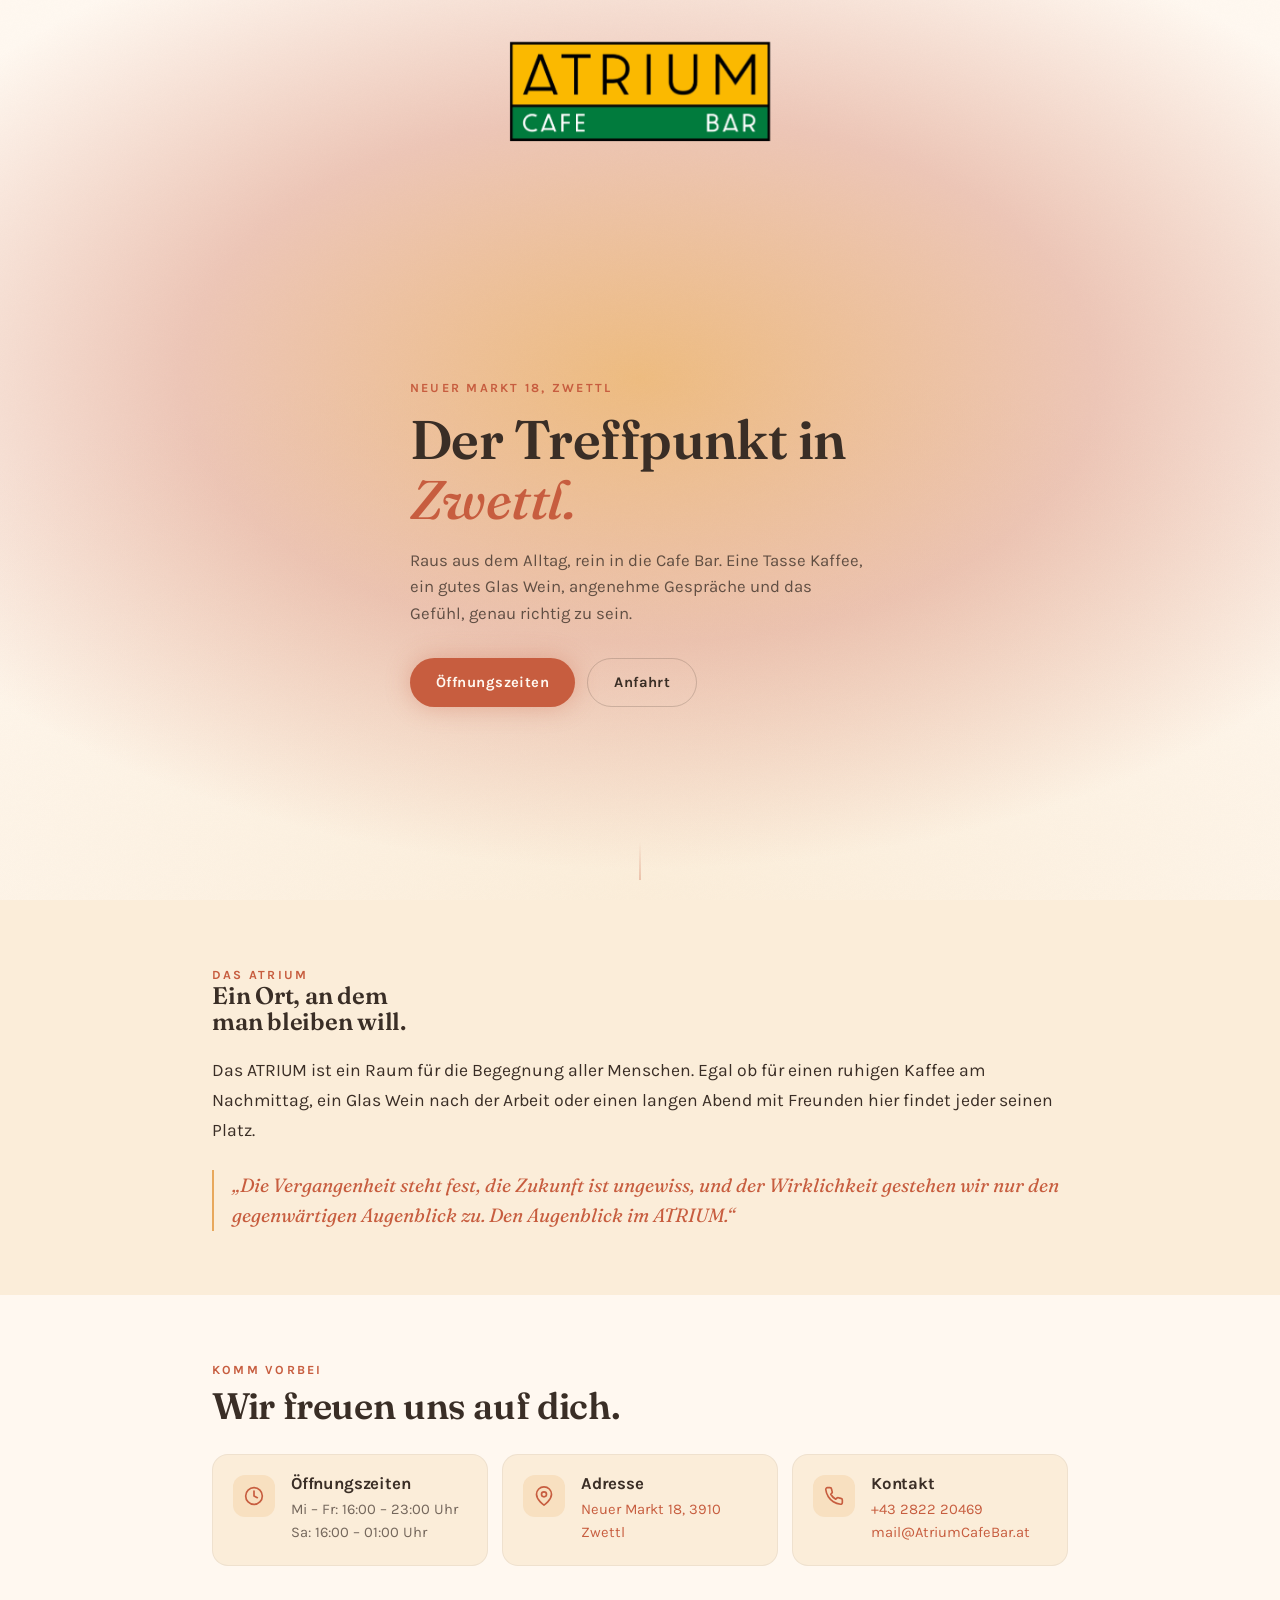
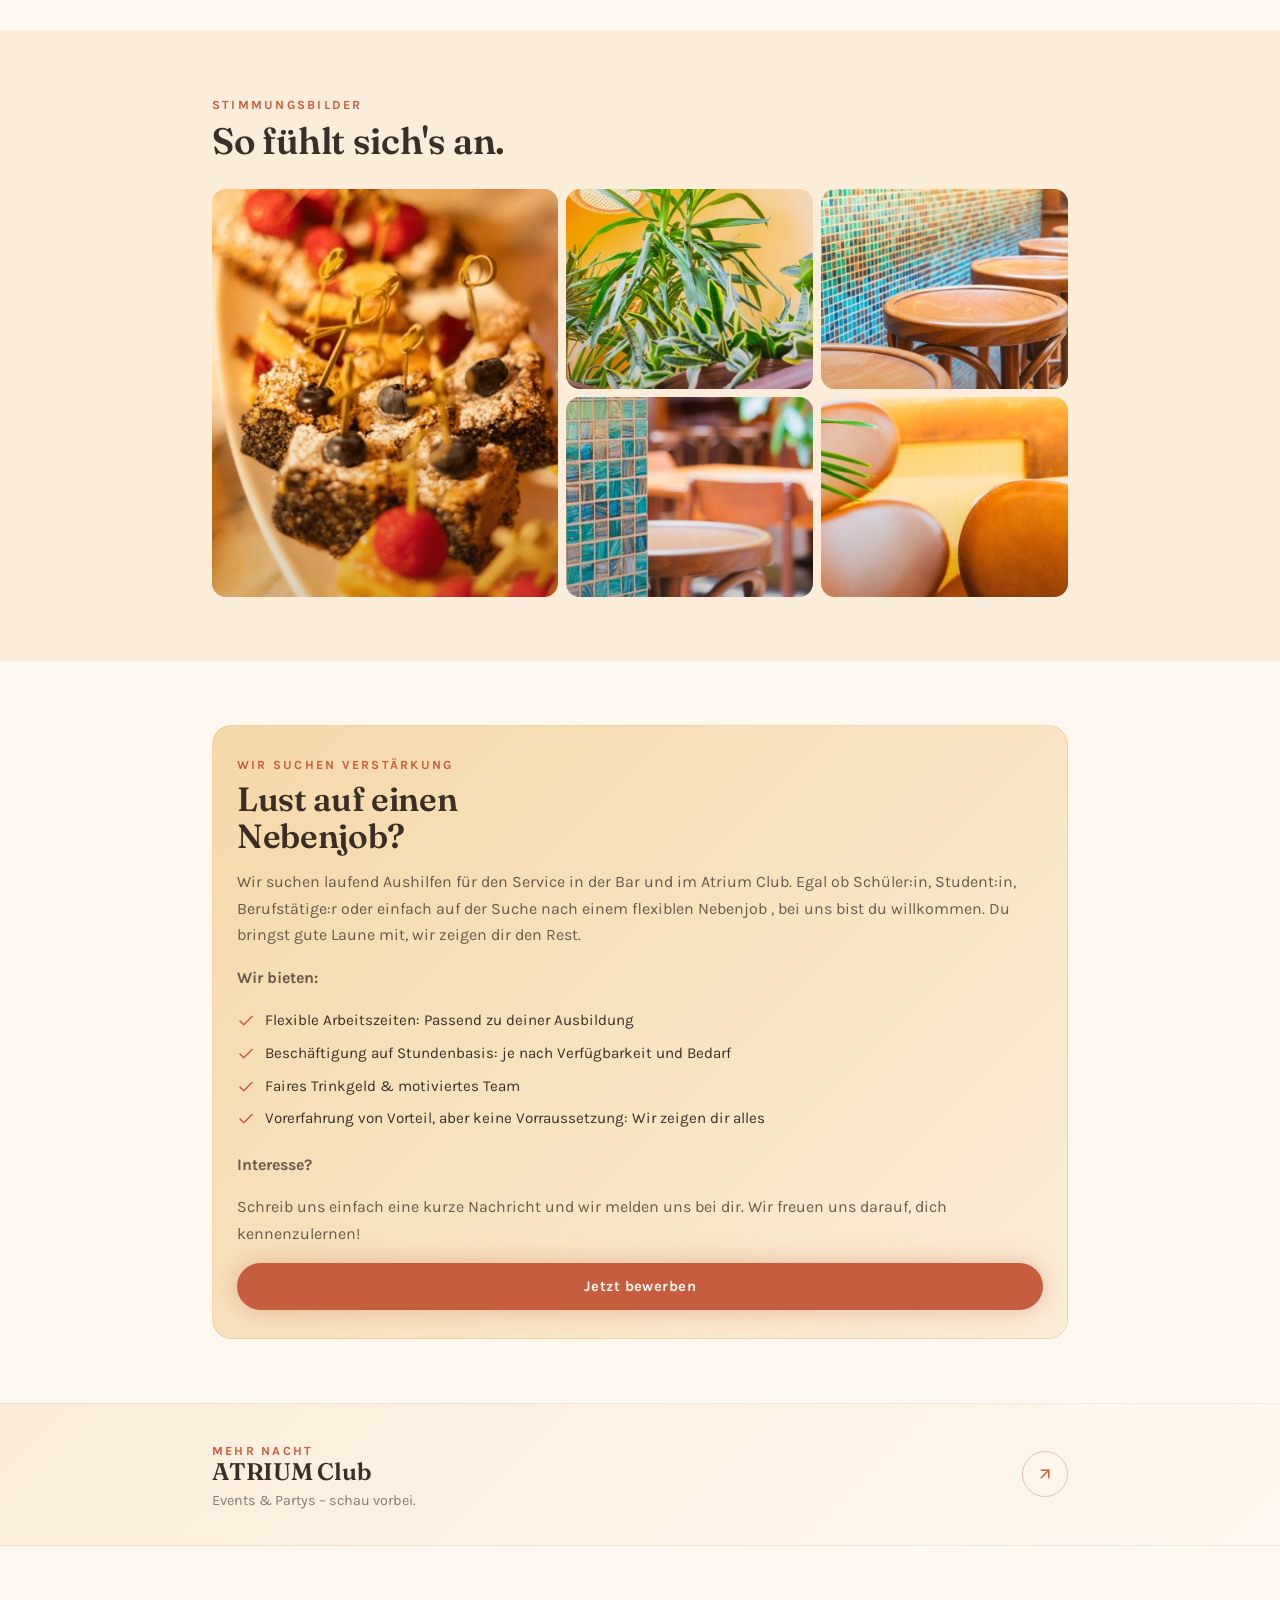
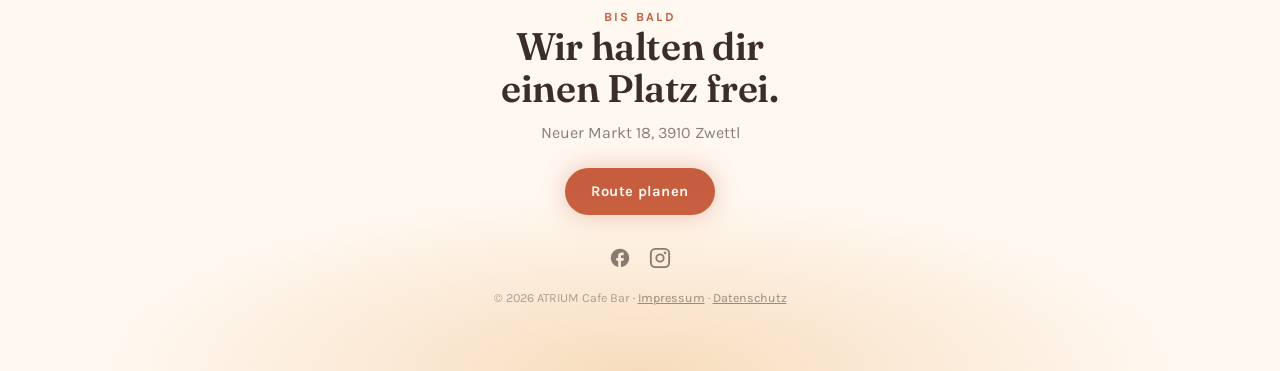
<file: index.html>
<!DOCTYPE html>
<html lang="de">
<head>
<meta charset="UTF-8">
<meta name="viewport" content="width=device-width, initial-scale=1.0">
<title>ATRIUM Cafe Bar – Zwettls Wohnzimmer</title>
<link rel="icon" type="image/png" href="favicon.png">
<meta name="description" content="Das ATRIUM ist der gemütlichste Ort in Zwettl. Cafe, Bar, Treffpunkt – ein Ort zum Wohlfühlen.">
<link rel="preconnect" href="https://fonts.googleapis.com">
<link rel="preconnect" href="https://fonts.gstatic.com" crossorigin>
<link rel="stylesheet" href="styles.css"/>
<link href="https://fonts.googleapis.com/css2?family=Fraunces:ital,opsz,wght@0,9..144,300;0,9..144,500;0,9..144,600;0,9..144,700;1,9..144,500&family=Karla:wght@400;500;600;700&display=swap" rel="stylesheet">

</head>
<body>

<header>
  <div class="wrap">
    <img src="Logo_ATRIUM_Cafe_Bar_rgb_fin.webp" class="logo"/>
    <a href="#info" class="nav-cta">Wie komm' ich dort hin?</a>
  </div>
</header>

<section class="hero" id="top">
  <div class="hero-glow" aria-hidden="true"></div>
  <div class="hero-noise" aria-hidden="true"></div>
  <div class="wrap hero-content">
    <span class="eyebrow">Neuer Markt 18, Zwettl</span>
    <h1>Der Treffpunkt in<br><em>Zwettl.</em></h1>
    <p>Raus aus dem Alltag, rein in die Cafe Bar. Eine Tasse Kaffee, ein gutes Glas Wein, angenehme Gespräche und das Gefühl, genau richtig zu sein.</p>
    <div class="hero-actions">
      <a href="#info" class="btn btn-primary">Öffnungszeiten</a>
      <a href="https://maps.app.goo.gl/k5fQPanVArkznnJS8" target="_blank" rel="noopener" class="btn btn-ghost">Anfahrt</a>
    </div>
  </div>
  <div class="scroll-hint" aria-hidden="true"></div>
</section>

<section class="about reveal">
  <div class="wrap">
    <span class="eyebrow">Das ATRIUM</span>
    <h2 class="section-head" style="margin-bottom:0;">Ein Ort, an dem<br>man bleiben will.</h2>
    <p class="lead" style="margin-top:20px;">Das ATRIUM ist ein Raum für die Begegnung aller Menschen. Egal ob für einen ruhigen Kaffee am Nachmittag, ein Glas Wein nach der Arbeit oder einen langen Abend mit Freunden hier findet jeder seinen Platz.</p>
    <p class="quote">„Die Vergangenheit steht fest, die Zukunft ist ungewiss, und der Wirklichkeit gestehen wir nur den gegenwärtigen Augenblick zu. Den Augenblick im ATRIUM.“</p>
  </div>
</section>

<section class="info reveal" id="info">
  <div class="wrap">
    <div class="section-head">
      <span class="eyebrow">Komm vorbei</span>
      <h2>Wir freuen uns auf dich.</h2>
    </div>
    <div class="info-grid">
      <div class="info-card">
        <div class="info-icon" aria-hidden="true">
          <svg width="20" height="20" viewBox="0 0 24 24" fill="none" stroke="currentColor" stroke-width="2" stroke-linecap="round" stroke-linejoin="round"><circle cx="12" cy="12" r="10"></circle><polyline points="12 6 12 12 16 14"></polyline></svg>
        </div>
        <div>
          <h3>Öffnungszeiten</h3>
          <p>Mi – Fr: 16:00 – 23:00 Uhr<br>Sa: 16:00 – 01:00 Uhr</p>
        </div>
      </div>
      <div class="info-card">
        <div class="info-icon" aria-hidden="true">
          <svg width="20" height="20" viewBox="0 0 24 24" fill="none" stroke="currentColor" stroke-width="2" stroke-linecap="round" stroke-linejoin="round"><path d="M21 10c0 7-9 13-9 13s-9-6-9-13a9 9 0 0 1 18 0z"></path><circle cx="12" cy="10" r="3"></circle></svg>
        </div>
        <div>
          <h3>Adresse</h3>
          <p><a href="https://maps.app.goo.gl/k5fQPanVArkznnJS8" target="_blank" rel="noopener">Neuer Markt 18, 3910 Zwettl</a></p>
        </div>
      </div>
      <div class="info-card">
        <div class="info-icon" aria-hidden="true">
          <svg width="20" height="20" viewBox="0 0 24 24" fill="none" stroke="currentColor" stroke-width="2" stroke-linecap="round" stroke-linejoin="round"><path d="M22 16.92v3a2 2 0 0 1-2.18 2 19.79 19.79 0 0 1-8.63-3.07 19.5 19.5 0 0 1-6-6 19.79 19.79 0 0 1-3.07-8.67A2 2 0 0 1 4.11 2h3a2 2 0 0 1 2 1.72c.13.97.36 1.93.69 2.81a2 2 0 0 1-.45 2.11L8.09 9.91a16 16 0 0 0 6 6l1.27-1.27a2 2 0 0 1 2.11-.45c.88.33 1.84.56 2.81.69A2 2 0 0 1 22 16.92z"></path></svg>
        </div>
        <div>
          <h3>Kontakt</h3>
          <p><a href="tel:+4328222 0469">+43 2822 20469</a><br><a href="mailto:mail@AtriumCafeBar.at">mail@AtriumCafeBar.at</a></p>
        </div>
      </div>
    </div>
  </div>
</section>

<section class="gallery reveal">
  <div class="wrap">
    <div class="section-head">
      <span class="eyebrow">Stimmungsbilder</span>
      <h2>So fühlt sich's an.</h2>
    </div>
    <div class="gallery-grid">
      <div><img src="sweets.webp" alt="Gemütlicher Innenraum des ATRIUM mit warmem Licht" loading="lazy"></div>
      <div><img src="plants.webp" alt="Sitzbereich im ATRIUM" loading="lazy"></div>
      <div><img src="bar_seats_1.webp" alt="Bar Bereich im ATRIUM" loading="lazy"></div>
      <div><img src="bar_seats_2.webp" alt="Sitzbereich im ATRIUM" loading="lazy"></div>
      <div><img src="seats.webp" alt="Sitzbereich im ATRIUM" loading="lazy"></div>
    </div>
  </div>
</section>

<section class="jobs reveal">
  <div class="wrap">
    <div class="jobs-card">
      <span class="eyebrow">Wir suchen Verstärkung</span>
      <h2>Lust auf einen<br>Nebenjob?</h2>
      <p>Wir suchen laufend Aushilfen für den Service in der Bar und im Atrium Club. Egal ob Schüler:in, Student:in, Berufstätige:r oder einfach auf der Suche nach einem flexiblen Nebenjob , bei uns bist du willkommen. Du bringst gute Laune mit, wir zeigen dir den Rest.</p>
      <p><strong>Wir bieten:</strong></p>
      <ul class="jobs-list">
        <li>
          <svg width="18" height="18" viewBox="0 0 24 24" fill="none" stroke="currentColor" stroke-width="2" stroke-linecap="round" stroke-linejoin="round"><polyline points="20 6 9 17 4 12"></polyline></svg>
          <span>Flexible Arbeitszeiten: Passend zu deiner Ausbildung</span>
        </li>
        <li>
          <svg width="18" height="18" viewBox="0 0 24 24" fill="none" stroke="currentColor" stroke-width="2" stroke-linecap="round" stroke-linejoin="round"><polyline points="20 6 9 17 4 12"></polyline></svg>
          <span>Beschäftigung auf Stundenbasis: je nach Verfügbarkeit und Bedarf</span>
        </li>
        <li>
          <svg width="18" height="18" viewBox="0 0 24 24" fill="none" stroke="currentColor" stroke-width="2" stroke-linecap="round" stroke-linejoin="round"><polyline points="20 6 9 17 4 12"></polyline></svg>
          <span>Faires Trinkgeld &amp; motiviertes Team</span>
        </li>
        <li>
          <svg width="18" height="18" viewBox="0 0 24 24" fill="none" stroke="currentColor" stroke-width="2" stroke-linecap="round" stroke-linejoin="round"><polyline points="20 6 9 17 4 12"></polyline></svg>
          <span>Vorerfahrung von Vorteil, aber keine Vorraussetzung: Wir zeigen dir alles</span>
        </li>
      </ul>
      <p><strong>Interesse?</strong></p>
      <p>Schreib uns einfach eine kurze Nachricht und wir melden uns bei dir. Wir freuen uns darauf, dich kennenzulernen!</p>
      <a href="https://wa.me/43282220469" target="_blank" class="btn btn-primary">Jetzt bewerben</a>
    </div>
  </div>
</section>

<a href="https://atriumclub.at/" target="_blank" rel="noopener" class="club reveal" style="display:block; text-decoration:none;">
  <div class="wrap" style="padding:36px 22px;">
    <div class="club-card">
      <div>
        <span class="eyebrow">Mehr Nacht</span>
        <h2>ATRIUM Club</h2>
        <p>Events &amp; Partys – schau vorbei.</p>
      </div>
      <div class="club-arrow" aria-hidden="true">
        <svg width="18" height="18" viewBox="0 0 24 24" fill="none" stroke="currentColor" stroke-width="2" stroke-linecap="round" stroke-linejoin="round"><line x1="7" y1="17" x2="17" y2="7"></line><polyline points="7 7 17 7 17 17"></polyline></svg>
      </div>
    </div>
  </div>
</a>

<footer>
  <div class="footer-glow" aria-hidden="true"></div>
  <div class="wrap">
    <span class="eyebrow">Bis bald</span>
    <h2>Wir halten dir<br>einen Platz frei.</h2>
    <p>Neuer Markt 18, 3910 Zwettl</p>
    <a href="https://maps.app.goo.gl/k5fQPanVArkznnJS8" target="_blank" rel="noopener" class="btn btn-primary">Route planen</a>
    <div class="footer-socials">
      <a href="https://www.facebook.com/atrium.cafe.bar.zwettl" target="_blank" rel="noopener" aria-label="Facebook">
        <svg width="22" height="22" viewBox="0 0 24 24" fill="currentColor"><path d="M22 12c0-5.52-4.48-10-10-10S2 6.48 2 12c0 4.84 3.44 8.87 8 9.8V15H8v-3h2V9.5C10 7.57 11.57 6 13.5 6H16v3h-2c-.55 0-1 .45-1 1v2h3v3h-3v6.95c5.05-.5 9-4.76 9-9.95z"/></svg>
      </a>
      <a href="https://www.instagram.com/atrium.cafe.bar.zwettl" target="_blank" rel="noopener" aria-label="Instagram">
        <svg width="22" height="22" viewBox="0 0 24 24" fill="none" stroke="currentColor" stroke-width="2"><rect x="2" y="2" width="20" height="20" rx="5"></rect><circle cx="12" cy="12" r="4"></circle><circle cx="17.5" cy="6.5" r="0.5" fill="currentColor"></circle></svg>
      </a>
    </div>
    <p class="footer-meta">&copy; 2026 ATRIUM Cafe Bar &middot; <a href="impressum.html">Impressum</a> &middot; <a href="datenschutz.html">Datenschutz</a></p>
  </div>
</footer>

<script>
  // Shrink header + move logo to the left after scrolling down
  const header = document.querySelector('header');
  const SCROLL_THRESHOLD = 40;
  function updateHeaderState(){
    if (window.scrollY > SCROLL_THRESHOLD) {
      header.classList.add('scrolled');
    } else {
      header.classList.remove('scrolled');
    }
  }
  updateHeaderState();
  window.addEventListener('scroll', updateHeaderState, { passive: true });

  // Reveal on scroll
  const reveals = document.querySelectorAll('.reveal');
  const io = new IntersectionObserver((entries) => {
    entries.forEach(e => {
      if (e.isIntersecting) {
        e.target.classList.add('visible');
        io.unobserve(e.target);
      }
    });
  }, { threshold: 0.15 });
  reveals.forEach(el => io.observe(el));
</script>

</body>
</html>
</file>
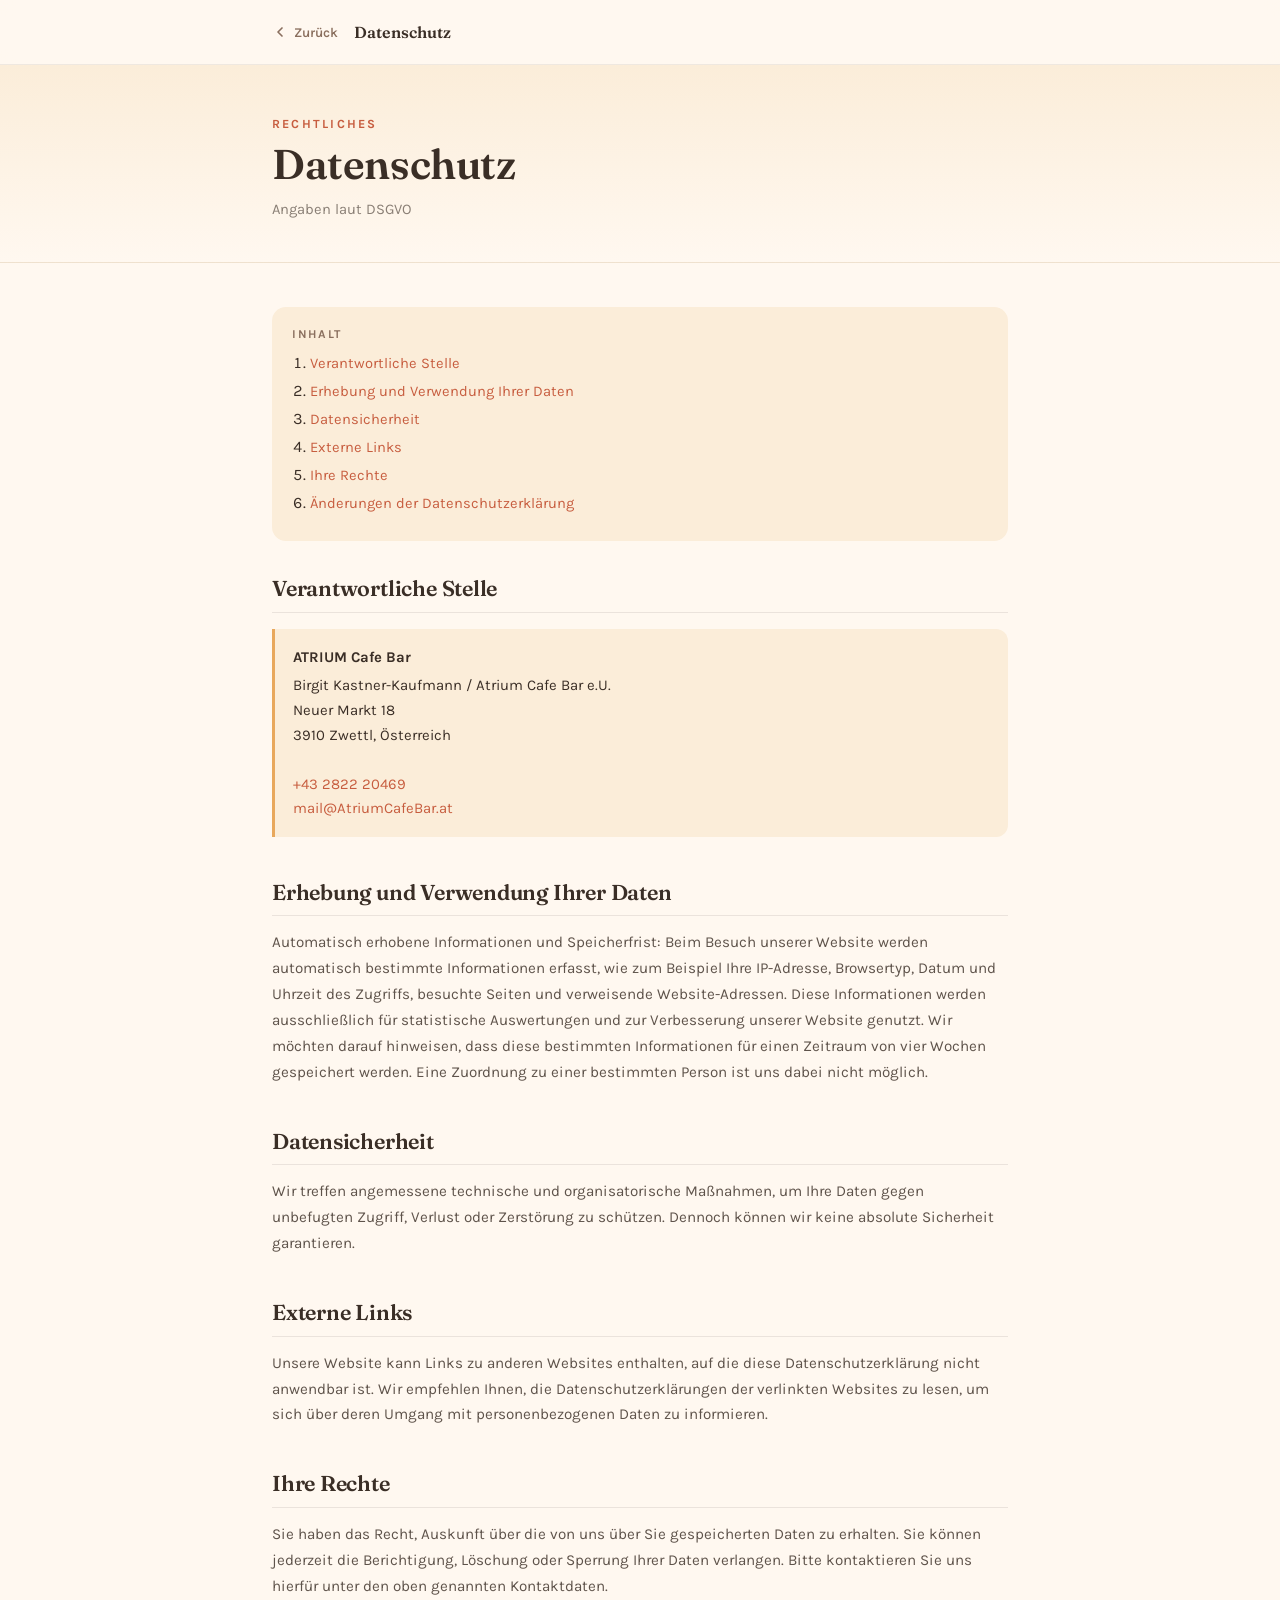
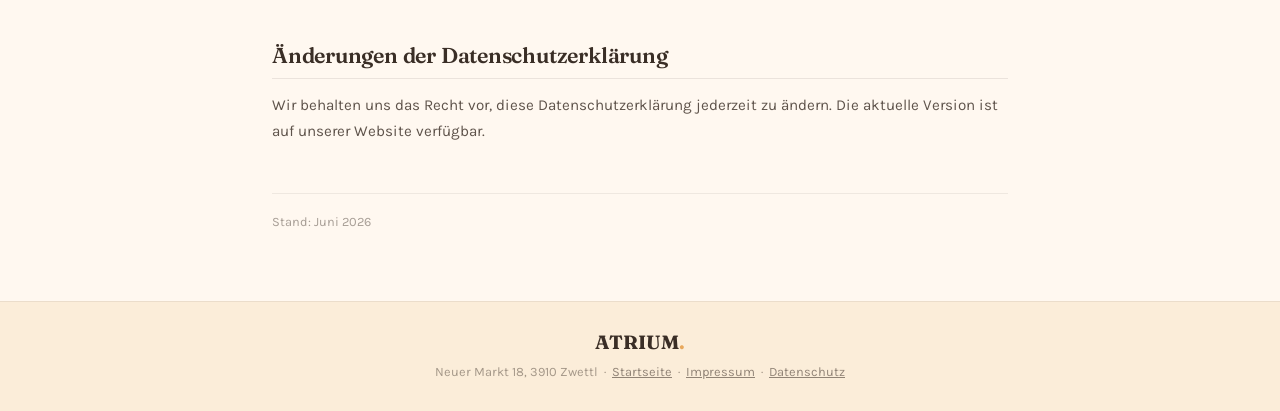
<file: datenschutz.html>
<!DOCTYPE html>
<html lang="de">
<head>
<meta charset="UTF-8">
<meta name="viewport" content="width=device-width, initial-scale=1.0">
<!-- SEITE: Ändere den Titel je nach Verwendung -->
<title>Datenschutz – ATRIUM Cafe Bar</title>
<meta name="robots" content="noindex">
<link rel="preconnect" href="https://fonts.googleapis.com">
<link rel="preconnect" href="https://fonts.gstatic.com" crossorigin>
<link href="https://fonts.googleapis.com/css2?family=Fraunces:ital,opsz,wght@0,9..144,300;0,9..144,500;0,9..144,600;0,9..144,700;1,9..144,500&family=Karla:wght@400;500;600;700&display=swap" rel="stylesheet">
<style>
  :root{
    --cream:#FFF8F0;
    --cream-deep:#FBEDD9;
    --ink:#3A2E26;
    --glow:#E8A85C;
    --terracotta:#C75D3F;
    --mocha:#8A6F5E;
    --glow-light:#F4D9A8;
    --max-w:480px;
  }

  *{box-sizing:border-box;margin:0;padding:0;}
  html{scroll-behavior:smooth;}
  body{
    font-family:'Karla',sans-serif;
    background:var(--cream);
    color:var(--ink);
    -webkit-font-smoothing:antialiased;
    overflow-x:hidden;
    min-height:100vh;
  }

  /* ---------- TYPOGRAPHY ---------- */
  h1,h2,h3,h4{
    font-family:'Fraunces',serif;
    font-weight:600;
    line-height:1.15;
    letter-spacing:-0.01em;
  }
  .eyebrow{
    font-family:'Karla',sans-serif;
    font-size:0.78rem;
    letter-spacing:0.18em;
    text-transform:uppercase;
    color:var(--terracotta);
    font-weight:700;
  }

  /* ---------- LAYOUT ---------- */
  .wrap{
    max-width:var(--max-w);
    margin:0 auto;
    padding:0 22px;
  }

  /* ---------- HEADER ---------- */
  header{
    position:sticky;
    top:0;
    z-index:100;
    background:rgba(255,248,240,0.94);
    backdrop-filter:blur(8px);
    border-bottom:1px solid rgba(58,46,38,0.08);
    padding:16px 0;
  }
  header .wrap{
    display:flex;
    align-items:center;
    gap:16px;
  }
  .back-btn{
    display:flex;
    align-items:center;
    gap:6px;
    font-size:0.84rem;
    font-weight:600;
    color:var(--mocha);
    text-decoration:none;
    padding:8px 0;
    transition:color 0.2s;
    flex-shrink:0;
  }
  .back-btn:active{ color:var(--terracotta); }
  .header-title{
    font-family:'Fraunces',serif;
    font-size:1rem;
    font-weight:600;
    color:var(--ink);
    white-space:nowrap;
    overflow:hidden;
    text-overflow:ellipsis;
  }

  /* ---------- PAGE HERO ---------- */
  .page-hero{
    padding:52px 0 40px;
    background:linear-gradient(to bottom, var(--cream-deep), var(--cream));
    border-bottom:1px solid rgba(58,46,38,0.06);
  }
  .page-hero .eyebrow{ margin-bottom:10px; display:block; }
  .page-hero h1{
    font-size:clamp(2rem,9vw,2.6rem);
    color:var(--ink);
    margin-bottom:10px;
  }
  .page-hero p.subtitle{
    font-size:0.92rem;
    color:rgba(58,46,38,0.6);
    line-height:1.55;
  }

  /* ---------- CONTENT AREA ---------- */
  .content{
    padding:44px 0 72px;
  }

  /* Haupt-Abschnitt (z.B. § 1, Abschnitt 1 ...) */
  .legal-section{
    margin-bottom:44px;
  }
  .legal-section:last-child{
    margin-bottom:0;
  }
  .legal-section > h2{
    font-size:1.35rem;
    color:var(--ink);
    margin-bottom:14px;
    padding-bottom:10px;
    border-bottom:1px solid rgba(58,46,38,0.1);
  }
  .legal-section > h3{
    font-size:1.05rem;
    color:var(--ink);
    margin-top:22px;
    margin-bottom:8px;
  }

  /* Lauftext */
  .legal-section p{
    font-size:0.95rem;
    line-height:1.7;
    color:rgba(58,46,38,0.82);
    margin-bottom:12px;
  }
  .legal-section p:last-child{ margin-bottom:0; }

  /* Highlight-Box (z.B. für Kontaktdaten, wichtige Infos) */
  .info-box{
    background:var(--cream-deep);
    border-left:3px solid var(--glow);
    border-radius:0 12px 12px 0;
    padding:16px 18px;
    margin:16px 0;
    font-size:0.93rem;
    line-height:1.65;
    color:var(--ink);
  }
  .info-box strong{
    display:block;
    font-weight:700;
    margin-bottom:4px;
    color:var(--ink);
  }
  .info-box a{
    color:var(--terracotta);
    text-decoration:none;
  }

  /* Einfache Liste */
  .legal-section ul, .legal-section ol{
    padding-left:18px;
    margin:10px 0 12px;
  }
  .legal-section li{
    font-size:0.95rem;
    line-height:1.65;
    color:rgba(58,46,38,0.82);
    margin-bottom:6px;
  }

  /* Trennlinie */
  .divider{
    border:none;
    border-top:1px solid rgba(58,46,38,0.1);
    margin:36px 0;
  }

  /* Inhaltsverzeichnis / Sprungmarken (optional) */
  .toc{
    background:var(--cream-deep);
    border-radius:14px;
    padding:20px;
    margin-bottom:36px;
  }
  .toc p.toc-label{
    font-size:0.75rem;
    font-weight:700;
    letter-spacing:0.14em;
    text-transform:uppercase;
    color:var(--mocha);
    margin-bottom:12px;
  }
  .toc ol{
    padding-left:18px;
    margin:0;
  }
  .toc li{
    margin-bottom:6px;
  }
  .toc a{
    font-size:0.92rem;
    color:var(--terracotta);
    text-decoration:none;
    line-height:1.5;
  }

  /* Stand-Hinweis am Ende */
  .legal-meta{
    margin-top:48px;
    padding-top:20px;
    border-top:1px solid rgba(58,46,38,0.08);
    font-size:0.8rem;
    color:rgba(58,46,38,0.45);
  }

  /* ---------- FOOTER ---------- */
  footer{
    background:var(--cream-deep);
    border-top:1px solid rgba(58,46,38,0.08);
    padding:28px 0;
    text-align:center;
  }
  .footer-logo{
    font-family:'Fraunces',serif;
    font-size:1.2rem;
    font-weight:700;
    color:var(--ink);
    text-decoration:none;
    display:inline-block;
    margin-bottom:8px;
  }
  .footer-logo span{ color:var(--glow); }
  footer p{
    font-size:0.8rem;
    color:rgba(58,46,38,0.45);
    line-height:1.6;
  }
  footer a{
    color:rgba(58,46,38,0.55);
    text-decoration:underline;
  }

  @media (min-width:600px){
    :root{ --max-w:680px; }
  }
  @media (min-width:900px){
    :root{ --max-w:780px; }
  }

  a:focus-visible{
    outline:2px solid var(--terracotta);
    outline-offset:3px;
  }
</style>
</head>
<body>

<!-- HEADER -->
<header>
  <div class="wrap">
    <a href="index.html" class="back-btn" aria-label="Zurück zur Startseite">
      <svg width="16" height="16" viewBox="0 0 24 24" fill="none" stroke="currentColor" stroke-width="2.5" stroke-linecap="round" stroke-linejoin="round"><polyline points="15 18 9 12 15 6"></polyline></svg>
      Zurück
    </a>
    <!-- SEITE: Ändere den Titel in der Kopfzeile -->
    <span class="header-title">Datenschutz</span>
  </div>
</header>

<!-- PAGE INTRO -->
<div class="page-hero">
  <div class="wrap">
    <!-- SEITE: Ändere Eyebrow und Hauptüberschrift -->
    <span class="eyebrow">Rechtliches</span>
    <h1>Datenschutz</h1>
    <p class="subtitle">Angaben laut DSGVO</p>
  </div>
</div>

<!-- HAUPTINHALT -->
<main class="content">
  <div class="wrap">

    <!-- OPTIONAL: Inhaltsverzeichnis – einfach löschen wenn nicht benötigt -->
    <nav class="toc" aria-label="Inhaltsverzeichnis">
      <p class="toc-label">Inhalt</p>
      <ol>
        <li><a href="#verantwortlichestelle">Verantwortliche Stelle</a></li>
        <li><a href="#datenerhebung">Erhebung und Verwendung Ihrer Daten</a></li>
        <li><a href="#datensicherheit">Datensicherheit</a></li>
        <li><a href="#externelinks">Externe Links</a></li>
        <li><a href="#ihrerechte">Ihre Rechte</a></li>
        <li><a href="#aenderungen">Änderungen der Datenschutzerklärung</a></li>
      </ol>
    </nav>

    <!-- =====================================================
         ABSCHNITT 1 – BETREIBER & KONTAKT
         ===================================================== -->
    <section class="legal-section" id="verantwortlichestelle">
      <h2>Verantwortliche Stelle</h2>

      <div class="info-box">
        <strong>ATRIUM Cafe Bar</strong>
        <!-- INHALT: Tragt hier eure tatsächlichen Daten ein -->
        Birgit Kastner-Kaufmann / Atrium Cafe Bar e.U.<br>
        Neuer Markt 18<br>
        3910 Zwettl, Österreich<br>
        <br>
        <a href="tel:+43282220469">+43 2822 20469</a><br>
        <a href="mailto:mail@AtriumCafeBar.at">mail@AtriumCafeBar.at</a>
      </div>
    </section>

    <!-- =====================================================
         ABSCHNITT 2 – RECHTLICHE HINWEISE
         ===================================================== -->
    <section class="legal-section" id="datenerhebung">
      <h2>Erhebung und Verwendung Ihrer Daten</h2>
      <p>
        Automatisch erhobene Informationen und Speicherfrist: Beim Besuch unserer Website werden automatisch bestimmte Informationen erfasst, wie zum Beispiel Ihre IP-Adresse, Browsertyp, Datum und Uhrzeit des Zugriffs, besuchte Seiten und verweisende Website-Adressen. Diese Informationen werden ausschließlich für statistische Auswertungen und zur Verbesserung unserer Website genutzt. Wir möchten darauf hinweisen, dass diese bestimmten Informationen für einen Zeitraum von vier Wochen gespeichert werden. Eine Zuordnung zu einer bestimmten Person ist uns dabei nicht möglich.
      </p>
    </section>

    <!-- =====================================================
         ABSCHNITT 3 – HAFTUNGSAUSSCHLUSS
         ===================================================== -->
    <section class="legal-section" id="datensicherheit">
      <h2>Datensicherheit</h2>

      <p>Wir treffen angemessene technische und organisatorische Maßnahmen, um Ihre Daten gegen unbefugten Zugriff, Verlust oder Zerstörung zu schützen. Dennoch können wir keine absolute Sicherheit garantieren.
      </p>
    </section>

    <section class="legal-section" id="externelinks">
      <h2>Externe Links</h2>

      <p>Unsere Website kann Links zu anderen Websites enthalten, auf die diese Datenschutzerklärung nicht anwendbar ist. Wir empfehlen Ihnen, die Datenschutzerklärungen der verlinkten Websites zu lesen, um sich über deren Umgang mit personenbezogenen Daten zu informieren.</p>
    </section>

    <section class="legal-section" id="ihrerechte">
      <h2>Ihre Rechte</h2>

      <p>Sie haben das Recht, Auskunft über die von uns über Sie gespeicherten Daten zu erhalten. Sie können jederzeit die Berichtigung, Löschung oder Sperrung Ihrer Daten verlangen. Bitte kontaktieren Sie uns hierfür unter den oben genannten Kontaktdaten.</p>
    </section>

    <section class="legal-section" id="aenderungen">
      <h2>Änderungen der Datenschutzerklärung</h2>

      <p>Wir behalten uns das Recht vor, diese Datenschutzerklärung jederzeit zu ändern. Die aktuelle Version ist auf unserer Website verfügbar.</p>
    </section>

    <p class="legal-meta">Stand: Juni 2026</p>

  </div>
</main>

<!-- FOOTER -->
<footer>
  <div class="wrap">
    <a href="index.html" class="footer-logo">ATRIUM<span>.</span></a>
    <p>
      Neuer Markt 18, 3910 Zwettl &nbsp;·&nbsp;
      <a href="index.html">Startseite</a> &nbsp;·&nbsp;
      <a href="impressum.html">Impressum</a> &nbsp;·&nbsp;
      <a href="datenschutz.html">Datenschutz</a>
    </p>
  </div>
</footer>

</body>
</html>
</file>
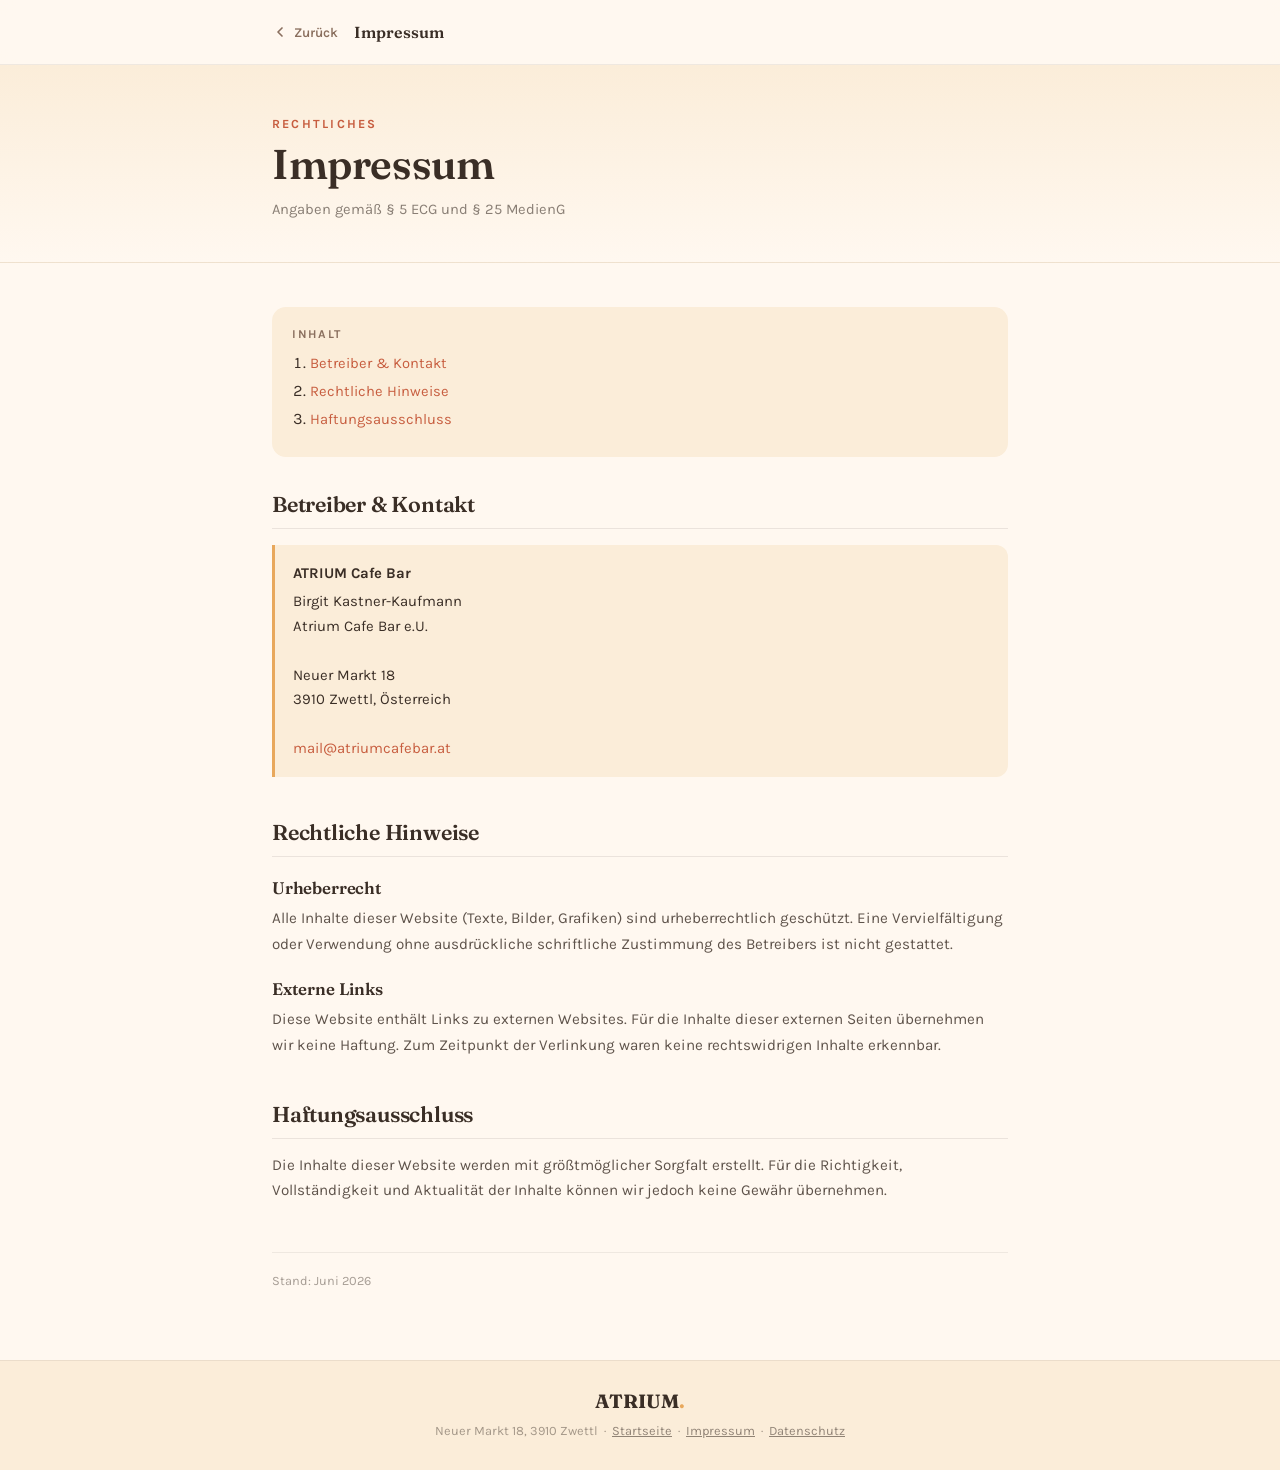
<file: impressum.html>
<!DOCTYPE html>
<html lang="de">
<head>
<meta charset="UTF-8">
<meta name="viewport" content="width=device-width, initial-scale=1.0">
<!-- SEITE: Ändere den Titel je nach Verwendung -->
<title>Impressum – ATRIUM Cafe Bar</title>
<meta name="robots" content="noindex">
<link rel="preconnect" href="https://fonts.googleapis.com">
<link rel="preconnect" href="https://fonts.gstatic.com" crossorigin>
<link href="https://fonts.googleapis.com/css2?family=Fraunces:ital,opsz,wght@0,9..144,300;0,9..144,500;0,9..144,600;0,9..144,700;1,9..144,500&family=Karla:wght@400;500;600;700&display=swap" rel="stylesheet">
<style>
  :root{
    --cream:#FFF8F0;
    --cream-deep:#FBEDD9;
    --ink:#3A2E26;
    --glow:#E8A85C;
    --terracotta:#C75D3F;
    --mocha:#8A6F5E;
    --glow-light:#F4D9A8;
    --max-w:480px;
  }

  *{box-sizing:border-box;margin:0;padding:0;}
  html{scroll-behavior:smooth;}
  body{
    font-family:'Karla',sans-serif;
    background:var(--cream);
    color:var(--ink);
    -webkit-font-smoothing:antialiased;
    overflow-x:hidden;
    min-height:100vh;
  }

  /* ---------- TYPOGRAPHY ---------- */
  h1,h2,h3,h4{
    font-family:'Fraunces',serif;
    font-weight:600;
    line-height:1.15;
    letter-spacing:-0.01em;
  }
  .eyebrow{
    font-family:'Karla',sans-serif;
    font-size:0.78rem;
    letter-spacing:0.18em;
    text-transform:uppercase;
    color:var(--terracotta);
    font-weight:700;
  }

  /* ---------- LAYOUT ---------- */
  .wrap{
    max-width:var(--max-w);
    margin:0 auto;
    padding:0 22px;
  }

  /* ---------- HEADER ---------- */
  header{
    position:sticky;
    top:0;
    z-index:100;
    background:rgba(255,248,240,0.94);
    backdrop-filter:blur(8px);
    border-bottom:1px solid rgba(58,46,38,0.08);
    padding:16px 0;
  }
  header .wrap{
    display:flex;
    align-items:center;
    gap:16px;
  }
  .back-btn{
    display:flex;
    align-items:center;
    gap:6px;
    font-size:0.84rem;
    font-weight:600;
    color:var(--mocha);
    text-decoration:none;
    padding:8px 0;
    transition:color 0.2s;
    flex-shrink:0;
  }
  .back-btn:active{ color:var(--terracotta); }
  .header-title{
    font-family:'Fraunces',serif;
    font-size:1rem;
    font-weight:600;
    color:var(--ink);
    white-space:nowrap;
    overflow:hidden;
    text-overflow:ellipsis;
  }

  /* ---------- PAGE HERO ---------- */
  .page-hero{
    padding:52px 0 40px;
    background:linear-gradient(to bottom, var(--cream-deep), var(--cream));
    border-bottom:1px solid rgba(58,46,38,0.06);
  }
  .page-hero .eyebrow{ margin-bottom:10px; display:block; }
  .page-hero h1{
    font-size:clamp(2rem,9vw,2.6rem);
    color:var(--ink);
    margin-bottom:10px;
  }
  .page-hero p.subtitle{
    font-size:0.92rem;
    color:rgba(58,46,38,0.6);
    line-height:1.55;
  }

  /* ---------- CONTENT AREA ---------- */
  .content{
    padding:44px 0 72px;
  }

  /* Haupt-Abschnitt (z.B. § 1, Abschnitt 1 ...) */
  .legal-section{
    margin-bottom:44px;
  }
  .legal-section:last-child{
    margin-bottom:0;
  }
  .legal-section > h2{
    font-size:1.35rem;
    color:var(--ink);
    margin-bottom:14px;
    padding-bottom:10px;
    border-bottom:1px solid rgba(58,46,38,0.1);
  }
  .legal-section > h3{
    font-size:1.05rem;
    color:var(--ink);
    margin-top:22px;
    margin-bottom:8px;
  }

  /* Lauftext */
  .legal-section p{
    font-size:0.95rem;
    line-height:1.7;
    color:rgba(58,46,38,0.82);
    margin-bottom:12px;
  }
  .legal-section p:last-child{ margin-bottom:0; }

  /* Highlight-Box (z.B. für Kontaktdaten, wichtige Infos) */
  .info-box{
    background:var(--cream-deep);
    border-left:3px solid var(--glow);
    border-radius:0 12px 12px 0;
    padding:16px 18px;
    margin:16px 0;
    font-size:0.93rem;
    line-height:1.65;
    color:var(--ink);
  }
  .info-box strong{
    display:block;
    font-weight:700;
    margin-bottom:4px;
    color:var(--ink);
  }
  .info-box a{
    color:var(--terracotta);
    text-decoration:none;
  }

  /* Einfache Liste */
  .legal-section ul, .legal-section ol{
    padding-left:18px;
    margin:10px 0 12px;
  }
  .legal-section li{
    font-size:0.95rem;
    line-height:1.65;
    color:rgba(58,46,38,0.82);
    margin-bottom:6px;
  }

  /* Trennlinie */
  .divider{
    border:none;
    border-top:1px solid rgba(58,46,38,0.1);
    margin:36px 0;
  }

  /* Inhaltsverzeichnis / Sprungmarken (optional) */
  .toc{
    background:var(--cream-deep);
    border-radius:14px;
    padding:20px;
    margin-bottom:36px;
  }
  .toc p.toc-label{
    font-size:0.75rem;
    font-weight:700;
    letter-spacing:0.14em;
    text-transform:uppercase;
    color:var(--mocha);
    margin-bottom:12px;
  }
  .toc ol{
    padding-left:18px;
    margin:0;
  }
  .toc li{
    margin-bottom:6px;
  }
  .toc a{
    font-size:0.92rem;
    color:var(--terracotta);
    text-decoration:none;
    line-height:1.5;
  }

  /* Stand-Hinweis am Ende */
  .legal-meta{
    margin-top:48px;
    padding-top:20px;
    border-top:1px solid rgba(58,46,38,0.08);
    font-size:0.8rem;
    color:rgba(58,46,38,0.45);
  }

  /* ---------- FOOTER ---------- */
  footer{
    background:var(--cream-deep);
    border-top:1px solid rgba(58,46,38,0.08);
    padding:28px 0;
    text-align:center;
  }
  .footer-logo{
    font-family:'Fraunces',serif;
    font-size:1.2rem;
    font-weight:700;
    color:var(--ink);
    text-decoration:none;
    display:inline-block;
    margin-bottom:8px;
  }
  .footer-logo span{ color:var(--glow); }
  footer p{
    font-size:0.8rem;
    color:rgba(58,46,38,0.45);
    line-height:1.6;
  }
  footer a{
    color:rgba(58,46,38,0.55);
    text-decoration:underline;
  }

  @media (min-width:600px){
    :root{ --max-w:680px; }
  }
  @media (min-width:900px){
    :root{ --max-w:780px; }
  }

  a:focus-visible{
    outline:2px solid var(--terracotta);
    outline-offset:3px;
  }
</style>
</head>
<body>

<!-- HEADER -->
<header>
  <div class="wrap">
    <a href="index.html" class="back-btn" aria-label="Zurück zur Startseite">
      <svg width="16" height="16" viewBox="0 0 24 24" fill="none" stroke="currentColor" stroke-width="2.5" stroke-linecap="round" stroke-linejoin="round"><polyline points="15 18 9 12 15 6"></polyline></svg>
      Zurück
    </a>
    <!-- SEITE: Ändere den Titel in der Kopfzeile -->
    <span class="header-title">Impressum</span>
  </div>
</header>

<!-- PAGE INTRO -->
<div class="page-hero">
  <div class="wrap">
    <!-- SEITE: Ändere Eyebrow und Hauptüberschrift -->
    <span class="eyebrow">Rechtliches</span>
    <h1>Impressum</h1>
    <p class="subtitle">Angaben gemäß § 5 ECG und § 25 MedienG</p>
  </div>
</div>

<!-- HAUPTINHALT -->
<main class="content">
  <div class="wrap">

    <!-- OPTIONAL: Inhaltsverzeichnis – einfach löschen wenn nicht benötigt -->
    <nav class="toc" aria-label="Inhaltsverzeichnis">
      <p class="toc-label">Inhalt</p>
      <ol>
        <li><a href="#betreiber">Betreiber & Kontakt</a></li>
        <li><a href="#rechtstexte">Rechtliche Hinweise</a></li>
        <li><a href="#haftung">Haftungsausschluss</a></li>
      </ol>
    </nav>

    <!-- =====================================================
         ABSCHNITT 1 – BETREIBER & KONTAKT
         ===================================================== -->
    <section class="legal-section" id="betreiber">
      <h2>Betreiber &amp; Kontakt</h2>

      <div class="info-box">
        <strong>ATRIUM Cafe Bar</strong>
        <!-- INHALT: Tragt hier eure tatsächlichen Daten ein -->
        Birgit Kastner-Kaufmann<br>
        Atrium Cafe Bar e.U.<br>
        <br>
        Neuer Markt 18<br>
        3910 Zwettl, Österreich<br>
        <br>
        <a href="mailto:mail@atriumcafebar.at">mail@atriumcafebar.at</a>
      </div>
    </section>

    <!-- =====================================================
         ABSCHNITT 2 – RECHTLICHE HINWEISE
         ===================================================== -->
    <section class="legal-section" id="rechtstexte">
      <h2>Rechtliche Hinweise</h2>

      <h3>Urheberrecht</h3>
      <p>
        <!-- INHALT: Anpassen nach Bedarf -->
        Alle Inhalte dieser Website (Texte, Bilder, Grafiken) sind urheberrechtlich geschützt. Eine Vervielfältigung oder Verwendung ohne ausdrückliche schriftliche Zustimmung des Betreibers ist nicht gestattet.
      </p>

      <h3>Externe Links</h3>
      <p>
        Diese Website enthält Links zu externen Websites. Für die Inhalte dieser externen Seiten übernehmen wir keine Haftung. Zum Zeitpunkt der Verlinkung waren keine rechtswidrigen Inhalte erkennbar.
      </p>
    </section>

    <!-- =====================================================
         ABSCHNITT 3 – HAFTUNGSAUSSCHLUSS
         ===================================================== -->
    <section class="legal-section" id="haftung">
      <h2>Haftungsausschluss</h2>

      <p>
        <!-- INHALT: Standard-Haftungstext – kann so bleiben oder von einem Anwalt angepasst werden -->
        Die Inhalte dieser Website werden mit größtmöglicher Sorgfalt erstellt. Für die Richtigkeit, Vollständigkeit und Aktualität der Inhalte können wir jedoch keine Gewähr übernehmen.
      </p>
    </section>

    <!-- =====================================================
         OPTIONAL: WEITERE ABSCHNITTE – einfach kopieren
         ===================================================== -->
    <!--
    <hr class="divider">
    <section class="legal-section" id="weiteres">
      <h2>Weiterer Abschnitt</h2>
      <h3>Unterüberschrift</h3>
      <p>Text hier...</p>
      <ul>
        <li>Punkt 1</li>
        <li>Punkt 2</li>
      </ul>
    </section>
    -->

    <!-- Stand-Hinweis -->
    <p class="legal-meta">Stand: Juni 2026</p>

  </div>
</main>

<!-- FOOTER -->
<footer>
  <div class="wrap">
    <a href="index.html" class="footer-logo">ATRIUM<span>.</span></a>
    <p>
      Neuer Markt 18, 3910 Zwettl &nbsp;·&nbsp;
      <a href="index.html">Startseite</a> &nbsp;·&nbsp;
      <a href="impressum.html">Impressum</a> &nbsp;·&nbsp;
      <a href="datenschutz.html">Datenschutz</a>
    </p>
  </div>
</footer>

</body>
</html>
</file>
<file: styles.css>
:root{
    --cream:#FFF8F0;
    --cream-deep:#FBEDD9;
    --ink:#3A2E26;
    --glow:#E8A85C;
    --terracotta:#C75D3F;
    --mocha:#8A6F5E;
    --glow-light:#F4D9A8;
    --max-w:480px;
  }

  *{box-sizing:border-box;margin:0;padding:0;}
  html{scroll-behavior:smooth; overflow-x:hidden; width:100%;}
  body{
    font-family:'Karla',sans-serif;
    background:var(--cream);
    color:var(--ink);
    -webkit-font-smoothing:antialiased;
    overflow-x:hidden;
    width:100%;
  }
  img{max-width:100%;display:block;}

  @media (prefers-reduced-motion:reduce){
    *{animation-duration:0.01ms !important; animation-iteration-count:1 !important; transition-duration:0.01ms !important; scroll-behavior:auto !important;}
  }

  /* ---------- TYPOGRAPHY ---------- */
  h1,h2,h3{
    font-family:'Fraunces',serif;
    font-weight:600;
    line-height:1.1;
    letter-spacing:-0.01em;
  }
  .eyebrow{
    font-family:'Karla',sans-serif;
    font-size:0.78rem;
    letter-spacing:0.18em;
    text-transform:uppercase;
    color:var(--terracotta);
    font-weight:700;
  }

  /* ---------- LAYOUT WRAPPER ---------- */
  .wrap{
    max-width:var(--max-w);
    margin:0 auto;
    padding:0 22px;
  }

  /* ---------- TOP NAV ---------- */
  header{
    position:fixed;
    top:0; left:0; right:0;
    z-index:100;
    background:transparent;
    backdrop-filter:blur(0px);
    padding:42px 0;
    transition:background 0.45s ease, padding 0.45s ease, backdrop-filter 0.45s ease;
  }
  header.scrolled{
    background:linear-gradient(to bottom, rgba(255,248,240,0.92), rgba(255,248,240,0));
    backdrop-filter:blur(6px);
    padding:16px 0;
  }
  header .wrap{
    display:flex;
    align-items:center;
    justify-content:center;
    position:relative;
    min-height:40px;
  }
  header.scrolled .wrap{
    justify-content:space-between;
  }
  .logo{
    max-width:260px;
    transition:max-width 0.45s cubic-bezier(.4,0,.2,1);
  }
  header.scrolled .logo{
    max-width:200px;
  }
  .logo span{color:var(--glow);}
  .nav-cta{
    position:absolute;
    right:22px;
    top:50%;
    font-size:0.78rem;
    font-weight:700;
    letter-spacing:0.1em;
    text-transform:uppercase;
    color:var(--cream);
    background:var(--terracotta);
    padding:9px 16px;
    border-radius:100px;
    text-decoration:none;
    box-shadow:0 0 16px rgba(199,93,63,0.3);
    opacity:0;
    transform:translateY(calc(-50% - 6px));
    pointer-events:none;
    transition:opacity 0.35s ease, transform 0.35s ease;
  }
  header.scrolled .nav-cta{
    position:static;
    opacity:1;
    transform:translateY(0);
    pointer-events:auto;
  }

  /* ---------- HERO ---------- */
  .hero{
    position:relative;
    width:100%;
    max-width:100vw;
    min-height:100svh;
    display:flex;
    flex-direction:column;
    justify-content:center;
    padding-bottom:0;
    overflow:hidden;
    isolation:isolate;
  }
  .hero-glow{
    position:absolute;
    inset:0;
    z-index:-2;
    background:
      radial-gradient(85% 70% at 50% 42%, rgba(232,168,92,0.75) 0%, rgba(199,93,63,0.32) 42%, rgba(255,248,240,0) 78%),
      radial-gradient(140% 100% at 50% 100%, var(--cream-deep) 0%, var(--cream) 60%);
    animation:breathe 7s ease-in-out infinite;
  }
  @keyframes breathe{
    0%,100%{ opacity:1; transform:scale(1); }
    50%{ opacity:0.85; transform:scale(1.04); }
  }
  .hero-noise{
    position:absolute;
    inset:0;
    z-index:-1;
    background-image:url('data:image/svg+xml,%3Csvg xmlns="http://www.w3.org/2000/svg" width="100" height="100"%3E%3Cfilter id="n"%3E%3CfeTurbulence type="fractalNoise" baseFrequency="0.9" numOctaves="2" stitchTiles="stitch"/%3E%3C/filter%3E%3Crect width="100%25" height="100%25" filter="url(%23n)" opacity="0.05"/%3E%3C/svg%3E');
    mix-blend-mode:multiply;
    opacity:0.3;
    pointer-events:none;
  }
  .hero-content{
    position:relative;
    z-index:1;
    padding-top:120px;
  }
  .hero h1{
    font-size:clamp(2.6rem, 11vw, 3.4rem);
    color:var(--ink);
    margin:14px 0 18px;
  }
  .hero h1 em{
    font-style:italic;
    color:var(--terracotta);
    font-weight:500;
  }
  .hero p{
    font-size:1.05rem;
    line-height:1.6;
    color:rgba(58,46,38,0.78);
    max-width:34ch;
    margin-bottom:30px;
  }
  .hero-actions{
    display:flex;
    gap:12px;
    flex-wrap:wrap;
  }
  .btn{
    font-family:'Karla',sans-serif;
    font-size:0.92rem;
    font-weight:700;
    letter-spacing:0.03em;
    padding:15px 26px;
    border-radius:100px;
    text-decoration:none;
    display:inline-flex;
    align-items:center;
    gap:8px;
    transition:transform 0.2s ease, box-shadow 0.2s ease;
  }
  .btn:active{ transform:scale(0.97); }
  .btn-primary{
    background:var(--terracotta);
    color:var(--cream);
    box-shadow:0 0 24px rgba(199,93,63,0.35);
  }
  .btn-ghost{
    background:transparent;
    border:1px solid rgba(58,46,38,0.2);
    color:var(--ink);
  }

  .scroll-hint{
    position:absolute;
    bottom:20px;
    left:50%;
    transform:translateX(-50%);
    width:1px;
    height:38px;
    background:linear-gradient(to bottom, transparent, rgba(199,93,63,0.6));
    animation:scrolldown 2s ease-in-out infinite;
  }
  @keyframes scrolldown{
    0%{ opacity:0; transform:translate(-50%,-10px); }
    50%{ opacity:1; }
    100%{ opacity:0; transform:translate(-50%,10px); }
  }

  /* ---------- SECTION GENERIC ---------- */
  section{
    padding:64px 0;
    position:relative;
  }
  .section-head{
    margin-bottom:28px;
  }
  .section-head h2{
    font-size:clamp(1.8rem, 8vw, 2.3rem);
    margin-top:8px;
    color:var(--ink);
  }
  .section-head p{
    color:rgba(58,46,38,0.65);
    margin-top:10px;
    line-height:1.6;
    max-width:34ch;
  }

  /* ---------- ABOUT / QUOTE ---------- */
  .about{
    background:var(--cream-deep);
  }
  .about p.lead{
    font-size:1.1rem;
    line-height:1.7;
    color:var(--ink);
    margin-bottom:24px;
  }
  .quote{
    font-family:'Fraunces',serif;
    font-style:italic;
    font-size:1.2rem;
    line-height:1.6;
    color:var(--terracotta);
    border-left:2px solid var(--glow);
    padding-left:18px;
  }
  .quote cite{
    display:block;
    margin-top:10px;
    font-family:'Karla',sans-serif;
    font-style:normal;
    font-size:0.78rem;
    letter-spacing:0.12em;
    text-transform:uppercase;
    color:rgba(58,46,38,0.5);
  }

  /* ---------- INFO CARDS (hours / location) ---------- */
  .info{
    background:var(--cream);
  }
  .info-grid{
    display:flex;
    flex-direction:column;
    gap:14px;
  }
  .info-card{
    background:var(--cream-deep);
    border:1px solid rgba(58,46,38,0.06);
    border-radius:16px;
    padding:20px;
    display:flex;
    gap:16px;
    align-items:flex-start;
    transition:border-color 0.3s ease, box-shadow 0.3s ease;
  }
  .info-card:active{
    border-color:rgba(199,93,63,0.4);
    box-shadow:0 0 24px rgba(232,168,92,0.15);
  }
  .info-icon{
    flex:0 0 auto;
    width:42px; height:42px;
    border-radius:12px;
    background:rgba(232,168,92,0.2);
    display:flex; align-items:center; justify-content:center;
    color:var(--terracotta);
  }
  .info-card h3{
    font-size:1.05rem;
    font-family:'Karla',sans-serif;
    font-weight:700;
    color:var(--ink);
    margin-bottom:4px;
  }
  .info-card p, .info-card a{
    font-size:0.92rem;
    line-height:1.6;
    color:rgba(58,46,38,0.7);
    text-decoration:none;
  }
  .info-card a{ color:var(--terracotta); }

  /* ---------- GALLERY ---------- */
  .gallery{
    background:var(--cream-deep);
  }
  .gallery-grid{
    display:grid;
    grid-template-columns:1.4fr 1fr;
    grid-template-rows:140px 140px;
    gap:8px;
  }
  .gallery-grid div{
    border-radius:14px;
    overflow:hidden;
    position:relative;
  }
  .gallery-grid div:first-child{
    grid-row:span 2;
  }
  .gallery-grid img{
    width:100%; height:100%;
    object-fit:cover;
  }
  .gallery-grid div::after{
    content:'';
    position:absolute; inset:0;
    background:linear-gradient(to top, rgba(58,46,38,0.18), transparent 50%);
  }

  /* ---------- JOBS ---------- */
  .jobs{
    background:var(--cream);
  }
  .jobs-card{
    background:linear-gradient(135deg, var(--glow-light), var(--cream-deep));
    border-radius:20px;
    padding:28px 24px;
    border:1px solid rgba(232,168,92,0.3);
  }
  .jobs-card h2{
    font-size:clamp(1.7rem,7vw,2.1rem);
    color:var(--ink);
    margin-top:8px;
    margin-bottom:14px;
  }
  .jobs-card p{
    color:rgba(58,46,38,0.75);
    line-height:1.65;
    margin-bottom:16px;
  }
  .jobs-list{
    list-style:none;
    display:flex;
    flex-direction:column;
    gap:10px;
    margin:18px 0 22px;
  }
  .jobs-list li{
    display:flex;
    align-items:flex-start;
    gap:10px;
    font-size:0.95rem;
    color:var(--ink);
    line-height:1.5;
  }
  .jobs-list svg{
    flex:0 0 auto;
    margin-top:3px;
    color:var(--terracotta);
  }
  .jobs-card .btn-primary{
    width:100%;
    justify-content:center;
  }

  /* ---------- CLUB CALLOUT ---------- */
  .club{
    background:linear-gradient(135deg, var(--cream-deep), var(--cream));
    border-top:1px solid rgba(58,46,38,0.06);
    border-bottom:1px solid rgba(58,46,38,0.06);
  }
  .club-card{
    display:flex;
    align-items:center;
    justify-content:space-between;
    gap:16px;
  }
  .club-card .eyebrow{ margin-bottom:6px; }
  .club-card h2{
    font-size:1.5rem;
    color:var(--ink);
  }
  .club-card p{
    color:rgba(58,46,38,0.6);
    font-size:0.9rem;
    margin-top:6px;
  }
  .club-arrow{
    flex:0 0 auto;
    width:46px; height:46px;
    border-radius:50%;
    border:1px solid rgba(199,93,63,0.35);
    display:flex; align-items:center; justify-content:center;
    color:var(--terracotta);
  }

  /* ---------- FOOTER / CTA ---------- */
  footer{
    padding:60px 0 40px;
    text-align:center;
    background:var(--cream);
    position:relative;
    overflow:hidden;
  }
  .footer-glow{
    position:absolute;
    inset:0;
    background:radial-gradient(60% 60% at 50% 100%, rgba(232,168,92,0.35), transparent 70%);
    pointer-events:none;
  }
  footer h2{
    font-size:clamp(1.9rem,9vw,2.4rem);
    color:var(--ink);
    margin-bottom:14px;
    position:relative;
    z-index:1;
  }
  footer p{
    color:rgba(58,46,38,0.6);
    margin-bottom:26px;
    position:relative;
    z-index:1;
  }
  .footer-socials{
    display:flex;
    justify-content:center;
    gap:18px;
    margin:32px 0 18px;
    position:relative;
    z-index:1;
  }
  .footer-socials a{
    color:var(--ink);
    opacity:0.6;
    transition:opacity 0.2s, color 0.2s;
  }
  .footer-socials a:active{ opacity:1; color:var(--terracotta); }
  .footer-meta{
    font-size:0.78rem;
    color:rgba(58,46,38,0.4);
    position:relative;
    z-index:1;
  }
  .footer-meta a{ color:rgba(58,46,38,0.5); text-decoration:underline; }

  /* ---------- REVEAL ANIMATION ---------- */
  .reveal{
    opacity:0;
    transform:translateY(24px);
    transition:opacity 0.7s ease, transform 0.7s ease;
  }
  .reveal.visible{
    opacity:1;
    transform:translateY(0);
  }

  /* ---------- Larger screens ---------- */
  @media (min-width:600px){
    :root{ --max-w:680px; }
    .gallery-grid{ grid-template-rows:180px 180px; }
    
  }
  @media (max-width:600px){
    .logo{ max-width:46vw; }
    header.scrolled .logo{ max-width:30vw; }
  }
  @media (min-width:900px){
    :root{ --max-w:900px; }
    .hero p{ max-width:46ch; }
    .info-grid{ flex-direction:row; }
    .info-card{ flex:1; }
    .gallery-grid{ grid-template-columns:1.4fr 1fr 1fr; grid-template-rows:200px 200px; }
  }

  /* focus visibility */
  a:focus-visible, button:focus-visible{
    outline:2px solid var(--terracotta);
    outline-offset:3px;
  }
</file>
